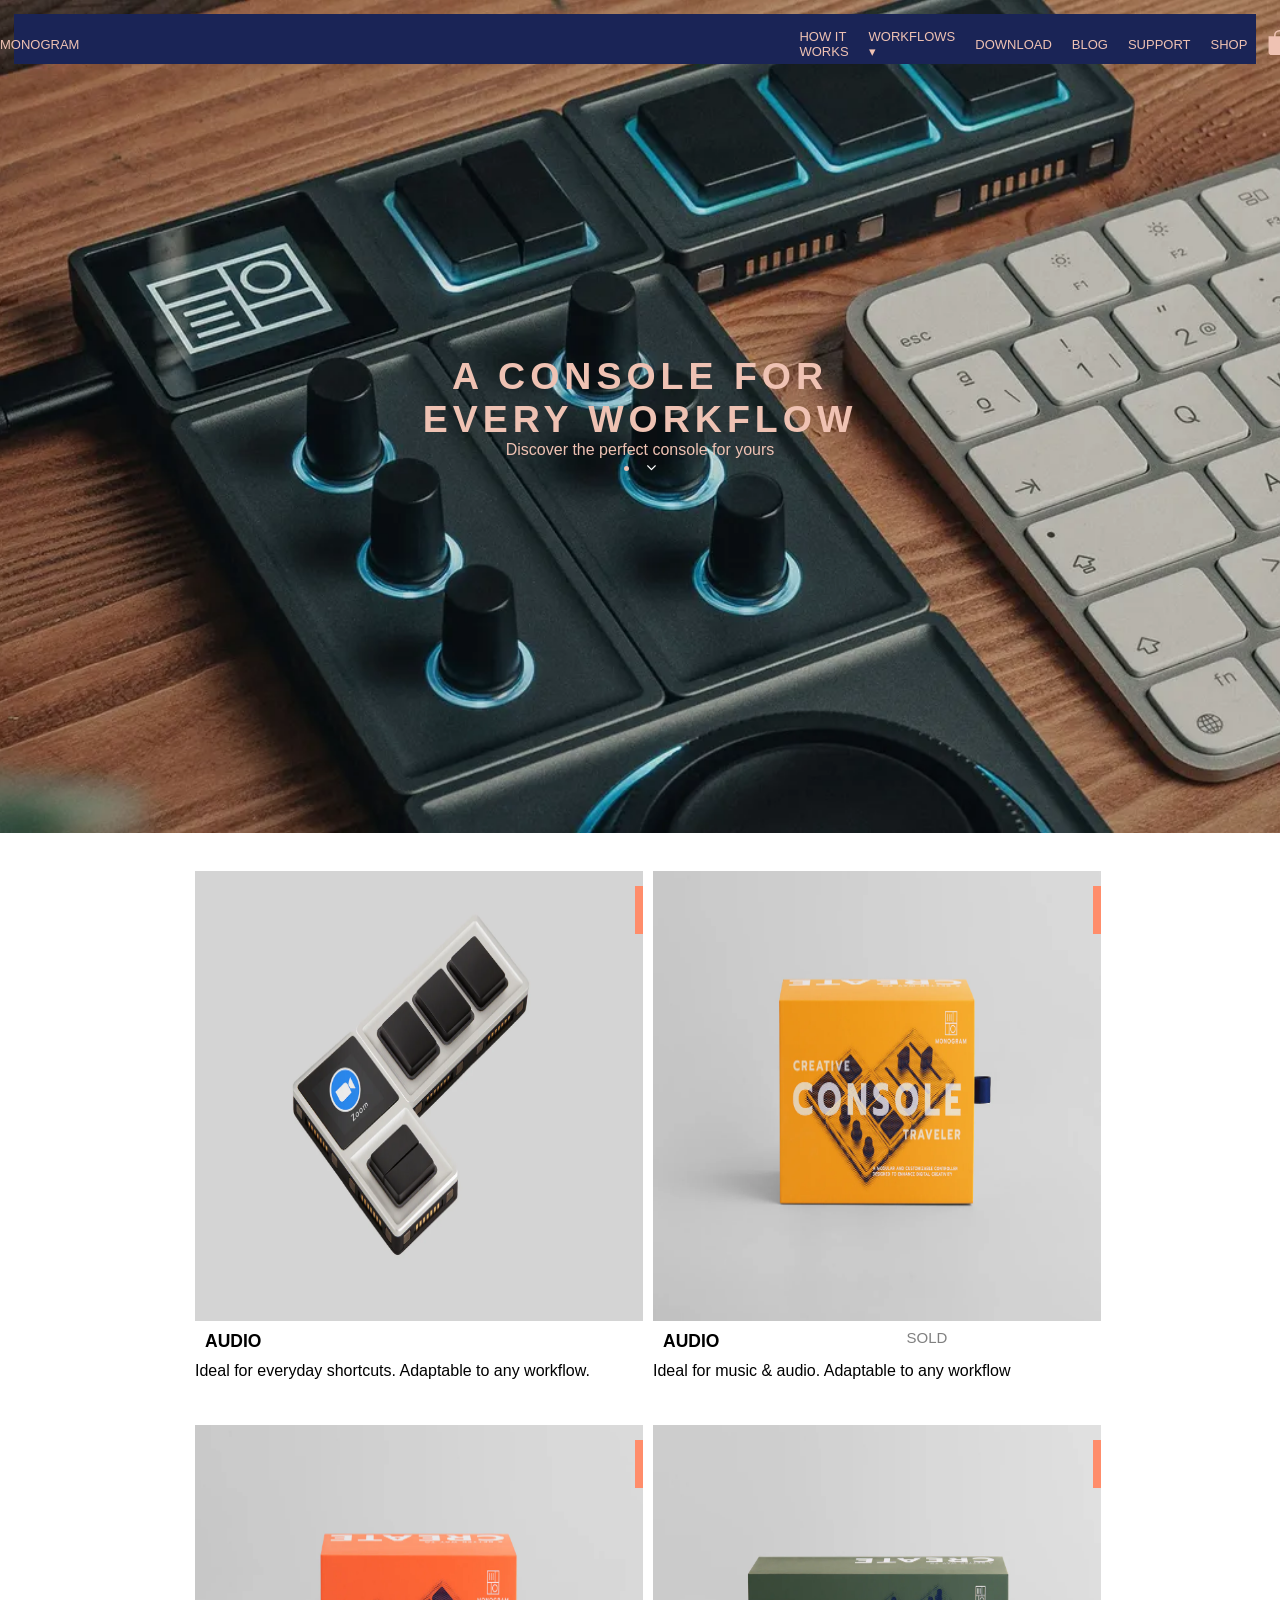
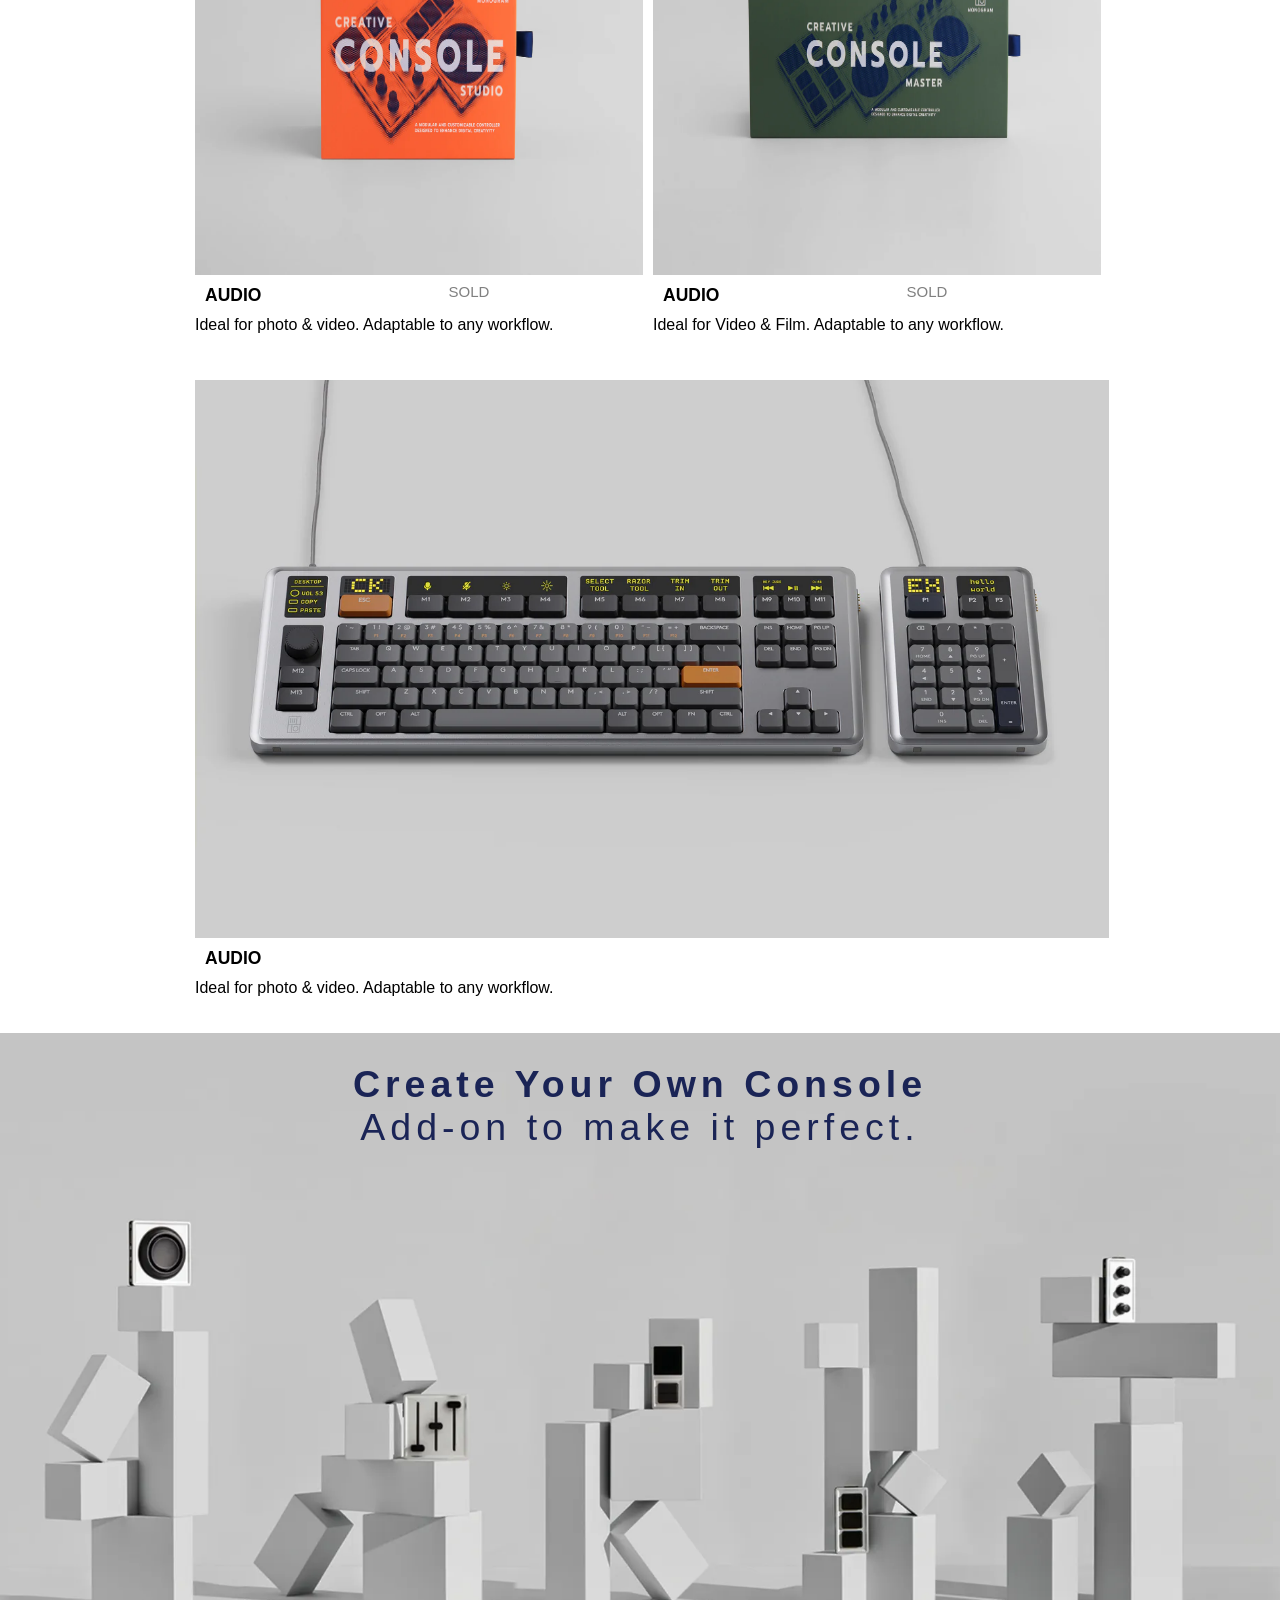
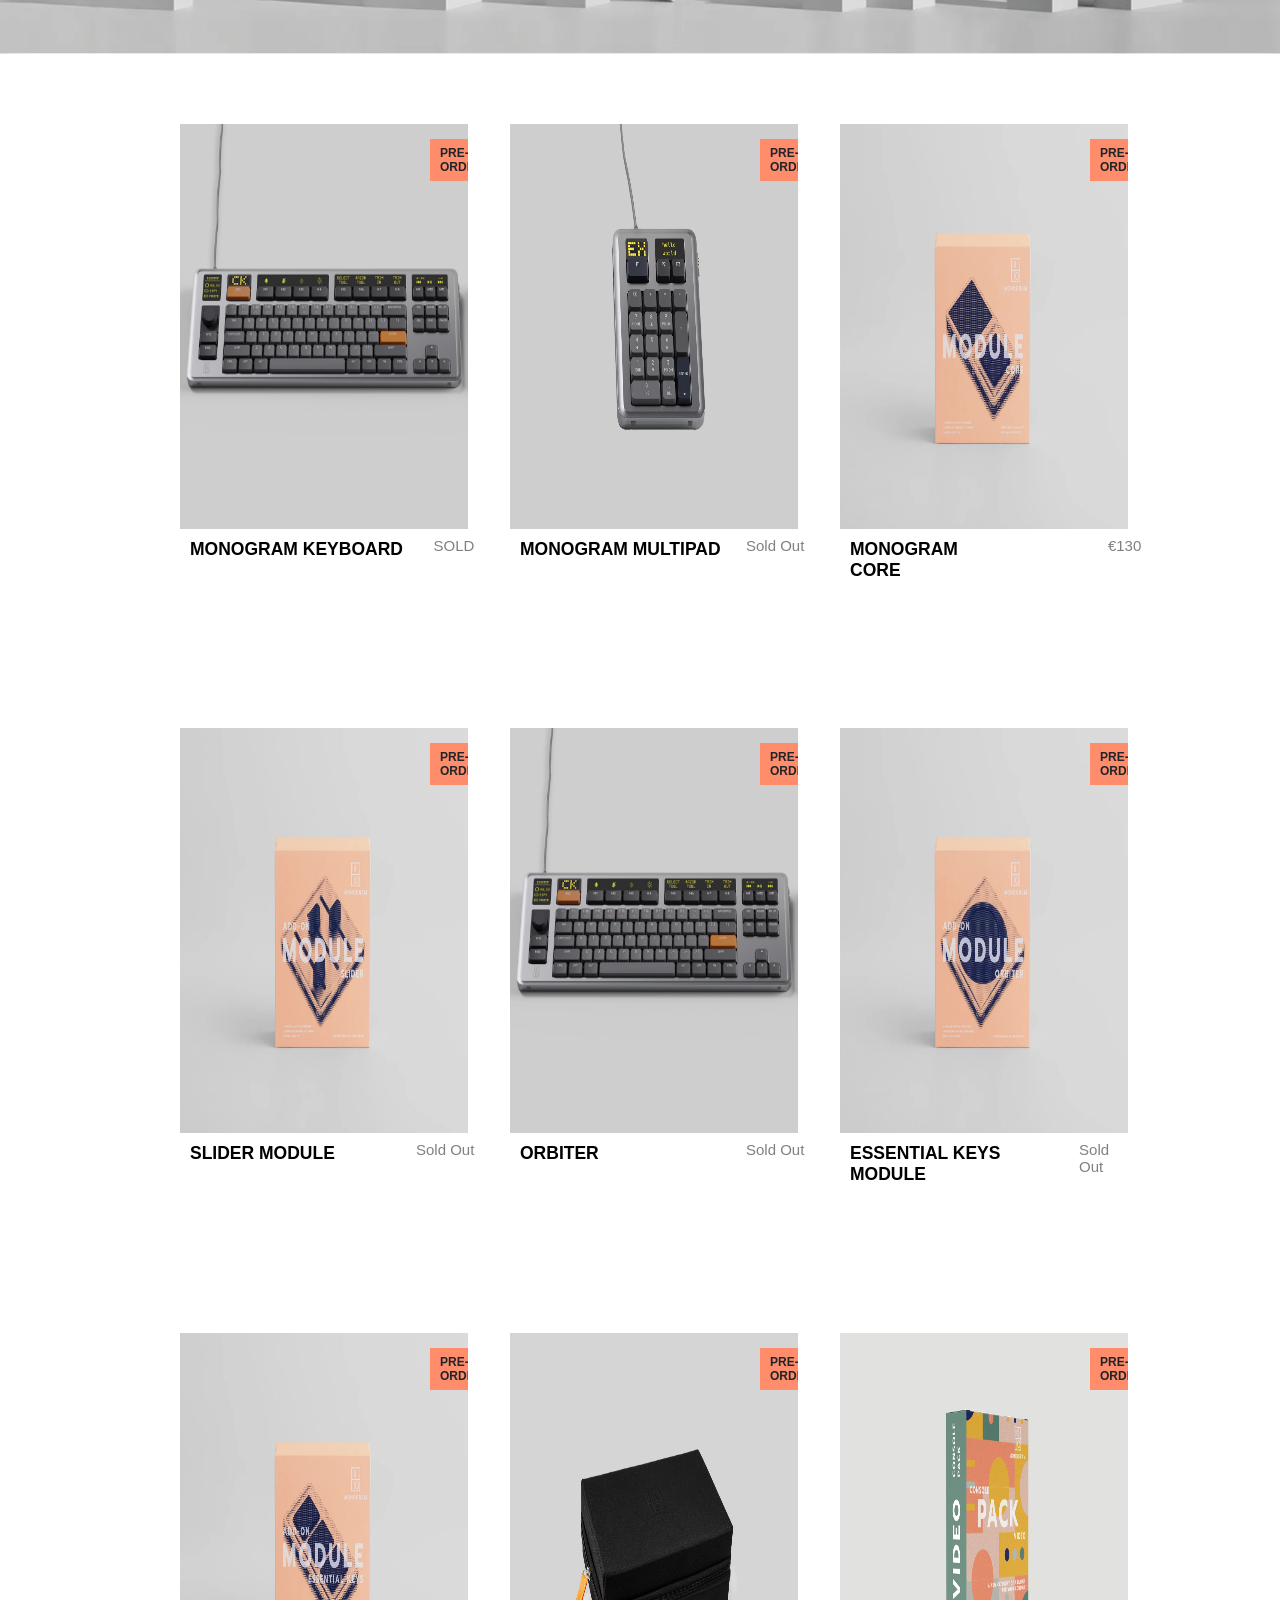
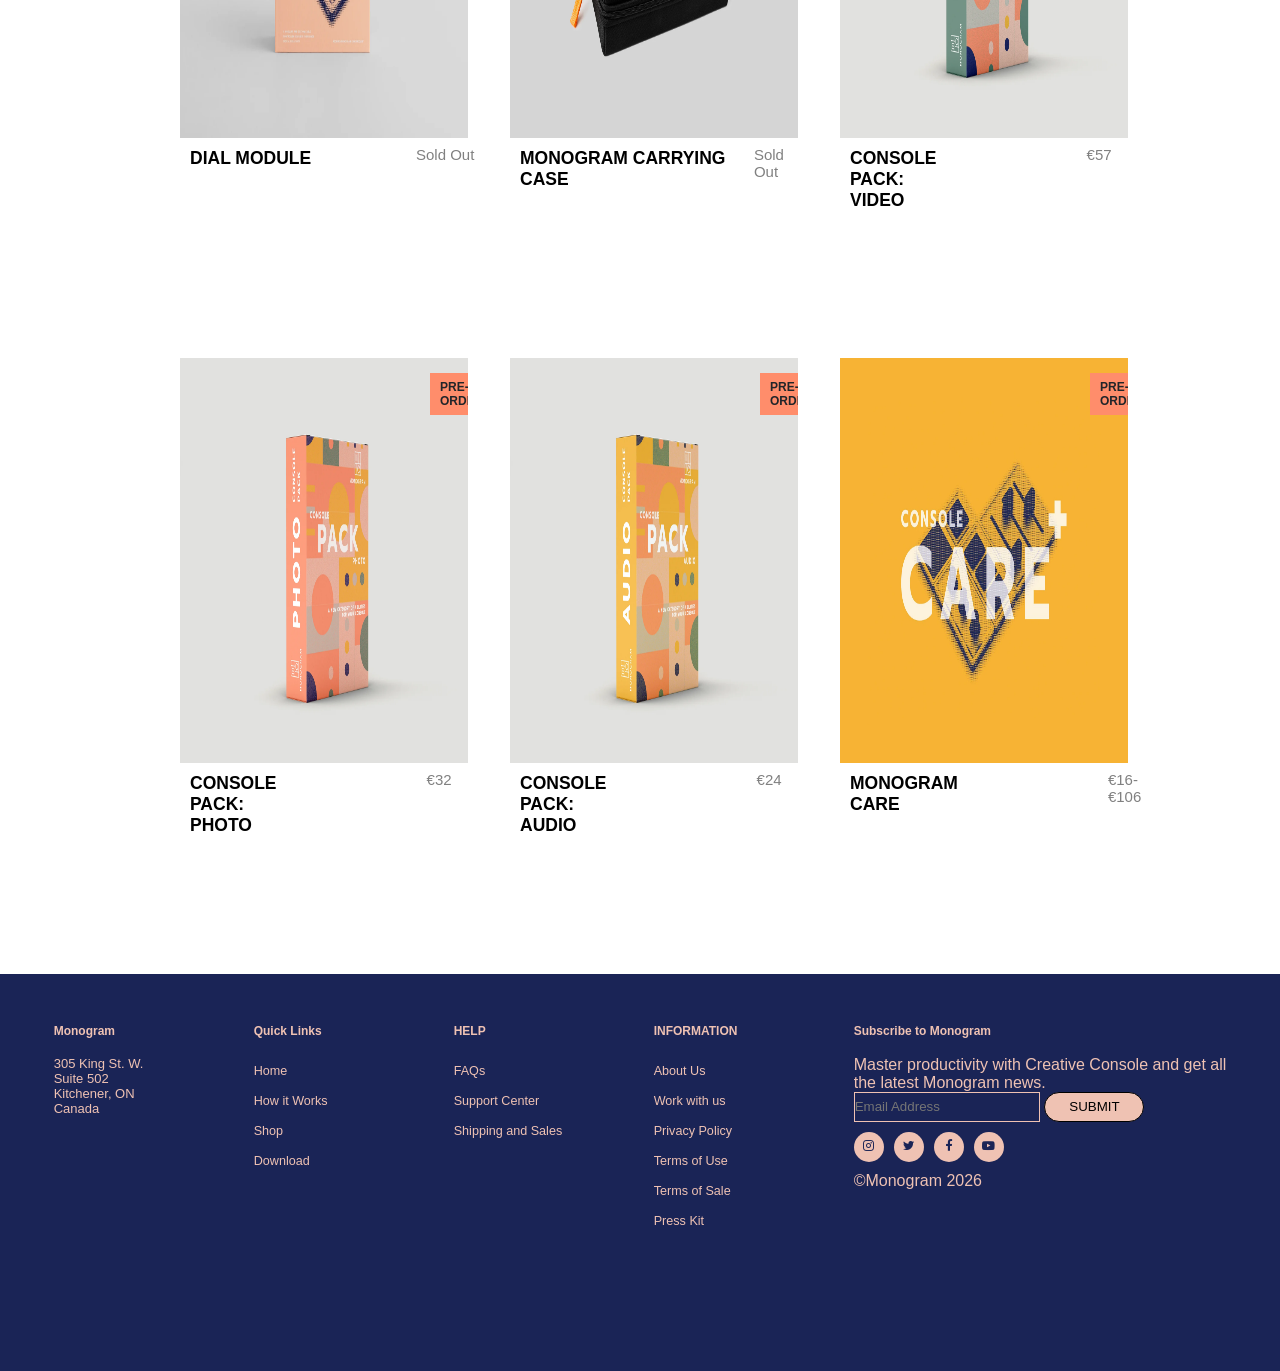
<file: index.html>
<!DOCTYPE html>
<html lang="en">

<head>
  <meta charset="UTF-8">
  <meta name="viewport" content="width=device-width, initial-scale=1.0">
  <title>Shop | Monogram Consoles and Modules | Monogram Creative Console</title>
  <link rel="stylesheet" href="styles.css">
  <link rel="icon" href="images/WhatsApp Image 2026-04-15 at 20.37.01.jpeg">
  <link rel="stylesheet" href="https://cdnjs.cloudflare.com/ajax/libs/font-awesome/4.7.0/css/font-awesome.min.css">
  <link href="https://fonts.googleapis.com/icon?family=Material+Icons" rel="stylesheet">
  <link rel="preconnect" href="https://fonts.googleapis.com">
  <link rel="preconnect" href="https://fonts.gstatic.com" crossorigin>
  <link rel="preconnect" href="https://fonts.googleapis.com">
<link rel="preconnect" href="https://fonts.gstatic.com" crossorigin>
<link href="https://fonts.googleapis.com/css2?family=Inter:ital,opsz,wght@0,14..32,100..900;1,14..32,100..900&family=Italiana&family=Playfair+Display:ital,wght@0,400..900;1,400..900&family=Raleway:ital,wght@0,100..900;1,100..900&family=Roboto:ital,wght@0,100..900;1,100..900&display=swap" rel="stylesheet">
  <link rel="stylesheet" href="https://cdnjs.cloudflare.com/ajax/libs/font-awesome/4.7.0/css/font-awesome.min.css">
</head>

<body>

  <!-- This class is for the banner and header idk how to style the navbar inside the banner -->
  
  <div class="all">

  <header>
<div class="container">
  <img src="images/log.jpeg" alt="MONOGRAM">
</div> 
<div class="mon">MONOGRAM</div>
<div class="nav">
<nav>
  <ul>

    <li><a href="howworkflows">HOW IT WORKS</a></li>

    <!-- WORKFLOWS DROPDOWN -->
    <li class="dropdown">
      <a href="workflows">WORKFLOWS ▾</a>
      <ul class="dropdown-menu">
        <li><a href="#">AUDIO CONSOLE</a></li>
        <li><a href="#">PHOTO CONSOLE</a></li>
        <li><a href="#">VIDEO CONSOLE</a></li>
        <li><a href="#">MINI CONSOLE</a></li>
      </ul>

    <li><a href="download">DOWNLOAD</a></li>
    <li><a href="blog.html">BLOG</a></li>
    <li><a href="support.html">SUPPORT</a></li>
    <li><a href="shop.html">SHOP</a></li>

    <!-- BAG ICON -->
    <li>
      <a href="/cart">
        <svg height="25" width="25" fill="currentColor" viewBox="0 0 16 16">
          <path d="M8 1a2.5 2.5 0 0 1 2.5 2.5V4h-5v-.5A2.5 2.5 0 0 1 8 1zm3.5 3v-.5a3.5 3.5 0 1 0-7 0V4H1v10a2 2 0 0 0 2 2h10a2 2 0 0 0 2-2V4h-3.5z"/>
        </svg>
      </a>
    </li>

    <!-- DROPDOWN Menu-->
    <li class="dropdown">
      <a href="#">GBP ▾</a>
      <ul class="dropdown-menu">
        <li><a href="#">USD</a></li>
        <li><a href="#">CAD</a></li>
        <li><a href="#">EUR</a></li>
        <li><a href="#">AUD</a></li>
        <li><a href="#">KWD</a></li>
        <li><a href="#">JPY</a></li>
        <li><a href="#">GBP</a></li>
      </ul>
      </li> 

  </ul>
</nav>
</div>
</nav>
  </header>
  <banner>
  </div>

    <div class="console1 bg-img">
      <h1>A CONSOLE FOR </h1>
      <h1>EVERY WORKFLOW</h1>
        <p>Discover the perfect console for yours</p>
    <li><a href="#home" ><i class="fa fa-angle-down"></i></a> </li>
    </div>
  </banner>

  </div>


  <!-- This is the main section of the website -->



  <!-- This is for the images, still trying to style it -->
   <sect id="home">

  <div class="images-section1">
    <div class="images">
      <div class="images-and-description">
        <div class="grid">
          <a href="https://monogramcc.com/shop/products/monogram-keyboard/">
            <img src="images/image1.webp" class="main">
            <img src="images/img1hover.webp" class="hovy">
             <span class="pret">PRE-ORDER</span>
          </a>
          
        </div>
        <div class="h3andsold">
          <h3>AUDIO</h3>
         
        </div>
         <p class="para">Ideal for everyday shortcuts. Adaptable to any workflow.</p>
      </div>
      <div class="images-and-description">
        <div class="grid">
          <a href="https://monogramcc.com/shop/products/monogram-keyboard/">
            <img src="images/img2.webp" class="main">
            <img src="images/img2hover.webp" class="hovy">
            <span class="pret">PRE-ORDER</span>
          </a>
          
            
        </div>
        <div class="h3andsold">
          <h3>AUDIO</h3>
          <span class="price">SOLD</span>
        </div>
       <p class="para"> Ideal for music & audio. Adaptable to any workflow</p>
      </div>
      
      <div class="images-and-description">
        <div class="grid">
          <a href="https://monogramcc.com/shop/products/monogram-keyboard/">
            <img src="images/img3.webp" class="main">
            <img src="images/img3hover.webp" class="hovy">
            <span class="pret">PRE-ORDER</span>
          </a>
          
             
        </div>
        <div class="h3andsold">
          <h3>AUDIO</h3>
          <span class="price">SOLD</span>
        </div>
        Ideal for photo & video. Adaptable to any workflow.
      </div>
      <div class="images-and-description">
        <div class="grid">
          <a href="https://monogramcc.com/shop/products/monogram-keyboard/">
            <img src="images/img4.webp" class="main">
            <img src="images/img4hover.webp" class="hovy">
          </a>
          <span class="pret">PRE-ORDER</span>
        </div>
        <div class="h3andsold">
          <h3>AUDIO</h3>
          <span class="price">SOLD</span>
        </div>
       Ideal for Video & Film. Adaptable to any workflow.
      </div>
      <div class="images-and-description">
        <div class="gr">
          <a href="https://monogramcc.com/shop/products/monogram-keyboard/">
            <img src="images/img5.webp" class="main">
            <img src="images/img5hover.webp" class="hovy">
          </a>
        </div>
        <div class="h3andsold">
          <h3>AUDIO</h3>
          <span class="pret">PRE-ORDER</span>
        </div>
        Ideal for photo & video. Adaptable to any workflow.
      </div>
    </div>
    <div>
    </sect>




      <div class="console2">

        <h1>Create Your Own Console</h1>
        <p>Add-on to make it perfect.</p>

      </div>
    </div>

    <div class="images-section2">
      <div class="image">
        <div class="images-and-description">
          <div class="gri">
            <a href="https://monogramcc.com/shop/products/monogram-keyboard/">
              <img src="images/sec2img.webp" class="main">
              <img src="images/se.webp" class="hovy">
            </a>
            <span class="pre">PRE-ORDER</span>
          </div>
          <div class="h3andsold">
            <h3>MONOGRAM KEYBOARD</h3>
            <span class="price">SOLD</span>
          </div>

        </div>
        <div class="images-and-description">
          <div class="gri">
            <a href="https://monogramcc.com/shop/products/monogram-keyboard/">
              <img src="images/sec2img1.webp" class="main">
              <img src="images/sec2img1hover.webp" class="hovy">

            </a>
            <span class="pre">PRE-ORDER</span>
          </div>

          <div class="h3andsold">
            <h3>MONOGRAM MULTIPAD</h3>
            <p class="price">
              Sold Out</p>
           
          </div>
        </div>
        <div class="images-and-description">
          <div class="gri">
            <a href="https://monogramcc.com/shop/products/monogram-keyboard/">
              <img src="images/sect2img3.webp" class="main">
              <img src="images/sect2img3hove.webp" class="hovy">
            </a>
            <span class="pre">PRE-ORDER</span>
          </div>

          <div class="h3andsold">
            <h3>MONOGRAM CORE</h3>
            <div class="pr">
            <p class="money">
              &euro;130</p>
              <p><button class="buttonhov">SHOP NOW</button></p>
            </div>
            
          </div>
        </div>
        <div class="images-and-description">
          <div class="gri">
            <a href="https://monogramcc.com/shop/products/monogram-keyboard/">
              <img src="images/sect2img4.webp" class="main">
              <img src="images/sect2img4hov.webp" class="hovy">
            </a>
            <span class="pre">PRE-ORDER</span>
          </div>

          <div class="h3andsold">
            <h3>SLIDER MODULE</h3>
            <p class="price">Sold Out</p>
            
          </div>
        </div>
        <div class="images-and-description">
          <div class="gri">
            <a href="https://monogramcc.com/shop/products/monogram-keyboard/">
              <img src="images/sec2img.webp" class="main">
              <img src="images/se.webp" class="hovy">
            </a>
            <span class="pre">PRE-ORDER</span>
          </div>

          <div class="h3andsold">
            <h3>ORBITER</h3>
            <p class="price">Sold Out</p>
           
          </div>
        </div>
        <div class="images-and-description">
          <div class="gri">
            <a href="https://monogramcc.com/shop/products/monogram-keyboard/">
              <img src="images/f1.webp" class="main">
              <img src="images/f1ho.webp" class="hovy">
            </a>
            <span class="pre">PRE-ORDER</span>
          </div>

          <div class="h3andsold">
          <h3>ESSENTIAL KEYS MODULE</h3>
          <p class="price">Sold Out</p>
          
        </div>
        </div>

        <div class="images-and-description">
          <div class="gri">
            <a href="https://monogramcc.com/shop/products/monogram-keyboard/">
              <img src="images/f2.webp" class="main">
              <img src="images/f2h.webp" class="hovy">
            </a>
            <span class="pre">PRE-ORDER</span>
          </div>
           <div class="h3andsold">
          <h3>DIAL MODULE</h3>
          <p class="price">Sold Out</p>
         
        </div>
        </div>
        <div class="images-and-description">
          <div class="gri">
            <a href="https://monogramcc.com/shop/products/monogram-keyboard/">
              <img src="images/f4.webp" class="main">
              <img src="images/se.webp" class="hovy">
            </a>
            <span class="pre">PRE-ORDER</span>
          </div>
           <div class="h3andsold">
          <h3>MONOGRAM CARRYING CASE</h3>
          <p class="price">Sold Out</p>
         
        </div>
        </div>
        <div class="images-and-description">
          <div class="gri">
            <a href="https://monogramcc.com/shop/products/monogram-keyboard/">
              <img src="images/f5.webp">

            </a>

            <span class="pre">PRE-ORDER</span>
          </div>
          <div class="h3andsold">
          <h3>CONSOLE PACK: VIDEO</h3>
          <div class="pr">
            <p class="money">
              &euro;57</p>
              <p><button class="buttonhov">SHOP NOW</button></p>
            </div>
        </div></div>
        <div class="images-and-description">
          <div class="gri">
            <a href="https://monogramcc.com/shop/products/monogram-keyboard/">
              <img src="images/f6.webp">

            </a>
            <span class="pre">PRE-ORDER</span>

          </div>
          <div class="h3andsold">
            <h3>CONSOLE PACK: PHOTO</h3>
           <div class="pr">
            <p class="money">
              &euro;32</p>
              <p><button class="buttonhov">SHOP NOW</button></p>
            </div>
          </div>
        </div>
        <div class="images-and-description">
          <div class="gri">
            <a href="https://monogramcc.com/shop/products/monogram-keyboard/">
              <img src="images/f7.webp">
            </a>
            <span class="pre">PRE-ORDER</span>

          </div>
          <div class="h3andsold">
            <h3>CONSOLE PACK: AUDIO</h3>
            <div class="pr">
            <p class="money">
              &euro;24</p>
              <p><button class="buttonhov">SHOP NOW</button></p>
            </div>
          </div>
        </div>
        <div class="images-and-description">
          <div class="gri">
            <a href="https://monogramcc.com/shop/products/monogram-keyboard/">
              <img src="images/f8.webp" class="main">
              <img src="images/f8h.webp" class="hovy">
            </a>
            <span class="pre">PRE-ORDER</span>
          </div>
          <div class="h3andsold">
            <h3>MONOGRAM CARE</h3>
           <div class="pr">
            <p class="money">
              &euro;16- &euro;106</p>
              <p><button class="buttonhov">SHOP NOW</button></p>
            </div>
          </div>
        </div>


      </div>





      <!-- This is the footer section -->
      <footer class="foot">

        <div class="mono">

          <p class="titles">Monogram</p><br>
          <pre class="prey">305 King St. W.
Suite 502
Kitchener, ON
Canada</pre>
        </div>
        <div class="quicklinks">
          <p class="titles">Quick Links</p><br>
          <ul>
            <li><a href="Home">Home</a></li>
            <li><a href="How it Works">How it Works</a></li>
            <li><a href="Shop">Shop</a></li>
            <li><a href="Download">Download</a></li>
          </ul>
        </div>
        <div class="help">
          <p class="titles">HELP</p><br>
          <li><a href="FAQs">FAQs</a></li>
          <li><a href="Support Center">Support Center</a></li>
          <li><a href="Shipping and Sales">Shipping and Sales</a></li>
        </div>
        <div class="info">
          <p class="titles">INFORMATION</p>
          <br>
          <li><a href="About Us">About Us</a></li>
          <li><a href="Work with us">Work with us</a></li>
          <li><a href="Privacy Policy">Privacy Policy</a></li>
          <li><a href="Terms of Use">Terms of Use</a></li>
          <li><a href="Terms of Sale">Terms of Sale</a></li>
          <li><a href="Press Kit">Press Kit</a></li>
        </div>


        <div class="contact">
          <p class="titles">Subscribe to Monogram</p><br>
          <p>Master productivity with Creative Console and get all <br>
            the latest Monogram news.</p>
          <form>
            <input type="text" placeholder="Email Address">
            <button class="submit">SUBMIT</button>
          </form>
          <div class="icon-space">
            <li class="icon"><a href="#" class="fa fa-instagram"></a></li>
            <li class="icon"><a href="#" class="fa fa-twitter"></a></li>
            <li class="icon"><a href="#" class="fa fa-facebook"></a></li>
            <li class="icon"><a href="#" class="fa fa-youtube-play"></a></li>

    
           </div>

          <p>&copy;Monogram 2026</p>
        </div>
      </footer>
</body>

</html>
</file>
<file: styles.css>
*{
  margin: 0;
  padding:0;
  box-sizing: border-box;
  font-family: prompt, sans-serif;
}
 
.container img{
  height: 39px;
  width:50px;

}
.container img{
  height: 39px; 
  width: 50px;
  

}

.mon{
  padding-right: 700px;
}
/* Navbar layout */
nav ul {
  display: flex;
  list-style: none;
  gap: 20px;
  align-items: center;
  
}

/* Dropdown container */
.dropdown {
  position: relative;
}

/* Hidden menu */
.dropdown-menu {
  display: none;
  position: absolute;
  top: 100%;
  left: 0;
  background: white;
  border: 1px solid #ccc;
  min-width: 160px;
}

/* Dropdown links */
.dropdown-menu li {
  display: block;
}

.dropdown-menu a {
  display: block;
  padding: 10px;
  color: black;
  text-decoration: none;
}

/* Show on hover */
.dropdown:hover .dropdown-menu {
  display: block;
}
nav{
  display: flex;
  gap: 20px;
}
nav a{
  color: #EFC2B3;
  text-decoration: none;
}

/* Still trying to style the nav and banner */
header{
    margin:14px ;
    height: 50px; 
    background-color: #1a2456;
    display: flex;
    justify-content: center;
    align-items:center;
    gap:20px;
    position: fixed;
    width: 97vw;
    z-index: 1000;
    padding-top: 20px;
    padding-bottom: 10px;
    

}
.all {
 /* height: 92.5vh; */
  /* background-image: url(images/shop_cta_xl_896f6b8270\ \(3\).webp); */
  background-position: center;
  background-repeat: no-repeat;
  background-size: cover;
  font-size:small;
   list-style: none;
   color: #EFC2B3;

}

.mon{
  padding-right:700px;
}
.bg-img {
  background-image: url("images/shop_cta_xl_896f6b8270\ \(3\).webp");
  background-position: center;
  background-repeat: no-repeat;
  background-size: cover;
}

.console1{
   height: 92.5vh;
    color:#efc2b3;
    display:flex;
    justify-content: center;
    align-items: center;
    flex-direction: column;
    
  
}



.console1 a{
  color: white;
  
}



.images{
    display: grid;
   grid-template-columns: 35vw 35vw;
    gap:10px;
    padding-left: 195px;
    padding-top: 38px;
    object-fit: cover;
    height: 200vh;
    /* overflow: hidden; */
    
}


.grid{
  width: 100%;
  height: 50vh;

}

/* .grid img{
  width: 100%;
  height: 50vh;
} */
.grid {
  position: relative;
  overflow: hidden;
}

.grid img {
  width: 100%;
  height: 50vh;
  position: absolute;
  top: 0;
  left: 0;
  transition: opacity 0.3s ease;
}

.grid .main {
  opacity: 1;
}

.grid .hovy {
  opacity: 0;
}

.grid:hover .main {
  opacity: 0;
}

.grid:hover .hovy {
  opacity: 1;
}

.gr{
  width: 204%;
  height: 62vh;
 
}

.gr img{
  width: 100%;
  height: 62vh;
  object-fit: cover;
}

.gr {
  position: relative;
  overflow: hidden;
}

.gr img {
  width: 100%;
  height: 62vh;
  position: absolute;
  top: 0;
  left: 0;
  transition: opacity 0.3s ease;
}

.gr .main {
  opacity: 1;
}

.gr .hovy {
  opacity: 0;
}

.gr:hover .main {
  opacity: 0;
}

.gr:hover .hovy {
  opacity: 1;
}





.console2{
  height: 69vh;
  display: flex;
  justify-content: start;
  align-items: center;
  flex-direction: column;
  background-image: url(images/shop-banner-module.webp);
  background-position:center;
  background-repeat: no-repeat;
  background-size: cover;
  object-fit: cover;
  color:#1a2456;
  padding-top: 30px;
 
}



.console2, h1{
  font-size: 37.5px;
  letter-spacing: 5px;
}

.image{
  /* border: 9px solid orange; */
  height:280vh;
  display: grid;
  gap:10px;
  grid-template-columns: 25vw 25vw 25vw;
  padding-left: 180px;
  padding-right: 200px;
  padding-top: 70px;
  object-fit: cover;
  overflow: hidden;
}


.gri{
  width: 90%;
  height: 45vh;
  position: relative;  
  overflow: hidden;    
}


.gri img{
  width: 100%;
  height: 45vh;
  position: absolute;
  top: 0;
  left: 0;
  transition: opacity 0.3s ease;
}


.main{
  opacity: 1;
}


.hovy{
  opacity: 0;
}


.gri:hover .main{
  opacity: 0;
}

.gri:hover .hovy{
  opacity: 1;
 
  transform: 0.3s ease;

}

h3{
  font-size: 17.5px;
  padding: 10px;
}

.price{
  font-size: 15px;
  color: gray;
  padding-top: 8px;

}

  .pre{

  }


.money{
  font-size: 15px;
  color: gray;
  padding-top: 8px;
   position: relative;  
  overflow: hidden;    
}
.money{
  padding-left: 90px;
}
.pr img{
  width: 100%;
  height: 45vh;
  position: absolute;
  top: 0;
  left: 0;
  transition: opacity 0.3s ease;
}

.money {
  opacity: 1;
  transition: 0.3s;
}

.buttonhov {
  opacity: 0;
  transition: 0.3s;
}


.pr:hover .money {
  opacity: 0;
}

.pr:hover .buttonhov {
  opacity: 1;

}

.pr, .buttonhov{
  margin-left:50px;
  margin-bottom: -100px;
}
.buttonhov{
  background-color: #1a2456;
  width: 100px;
  height: 30px;
  border-radius: 20px;
  color:white;
  font-weight: bold;
  
  
}




/* .banner{
    border: 2px solid red;
    height: 82.5vh;
    width:100vw;
    
} */

.h3andsold{
  width: 23vw;
  display: flex;
  flex-direction: row;
  justify-content: space-between;
}

/* This is the footer section */


footer {
  height: 44.2vh;
  background-color: #1a2456;
  display: flex;
    flex-wrap: wrap;
    justify-content: center;
color: #EFC2B3;
  padding: 50px;
}

.card {
  position: relative;
}

.card img {
  width: 100%;
  display: block;
}

.pre {
  position: absolute;
  top: 15px;
  left: 250px;
  background: #ff8d6b;
  color: white;
  padding: 7px 10px;
  color: #212529;
  font-size: 12px;
  font-weight: bold;
  
}


.pret {
  position: absolute;
  top: 15px;
  left: 250px;
  background: #ff8d6b;
  color: white;
  padding: 10px 10px;
  color: #212529;
  font-size: 12px;
  font-weight: bold;
  
}

.pret{
  margin-left: 190px;
}
/* .prey{
line-height: 20px;
color:#EFC2B3;
} */



.mono, .quicklinks, .help, .info, .contact {
  gap: 10px;
  min-width: 200px;
 
}

.titles {
  color: #efc2b3;
  font-size: 12px;
  font-weight: bold;
 
}

pre{
  font-size: small;
  padding: right;
}



footer li {
  list-style: none;
  font-size: 12.6px;
  line-height: 30px;
  
}

footer a {
  text-decoration: none;
  color: #efc2b3;

}

.icon-space {
  display: flex;
  gap: 10px;
  padding: 10px 0;
}

.icon {
  background-color: #efc2b3;
  width: 30px;
  height: 30px;
  border-radius: 50%;
  display: flex;
  align-items: center;
  justify-content: center;
}

.icon a {
  color: #1a2456;
}

.submit {
  border-radius: 15px;
  width: 100px;
  height: 30px;
  border: 1px solid black;
  background-color: #efc2b3;
}

input{
  background-color: transparent;
  border: 1px solid #efc2b3;
  height: 30px;
  width:50%;
}

@media(max-width:1200px){
.images{
  height: 400%;
    display: grid;
   grid-template-columns: 80vw;
     gap:30px;
  padding-left: 100px;
  padding-right: 200px;
  padding-bottom: 20px;
}

.grid{
  
  width: 90%;
  height: 45vh;
}

.gr{
   width: 90%;
  height: 45vh;
  
}

.gr img{
  width: 100%;
  height: 50vh;
  object-fit: cover;
}

 .image{
  grid-template-columns: 80vw ;
  height: 550%;
  gap:30px;
  padding-left: 100px;
  padding-right: 200px;
  padding-bottom: 20px;
  
}

.gri{
  
  width: 90%;
  height: 45vh;
}


.pre {
  position: absolute;
  top: 7px;
  left: 450px;
  background: #ff8d6b;
  color: white;
  padding: 7px 10px;
  color: #212529;
  font-size: 12px;
  font-weight: bold;
}
footer{
  height: 60vh;
  
}
.h3andsold{
  width: 23vw;
  display: flex;
  flex-direction: row;
  justify-content: space-between;
}

.mon{
  padding-right: 700px;
}
/* Navbar layout */
nav  {
  display: flex;
  list-style: none;
  gap: 20px;
  align-items: center;
  font-size:12px;
  
}

/* Dropdown container */
.dropdown {
  position: relative;
}

/* Hidden menu */
.dropdown-menu {
  display: none;
  position: absolute;
  top: 100%;
  left: 0;
  background: white;
  border: 1px solid #ccc;
  min-width: 160px;
}

/* Dropdown links */
.dropdown-menu li {
  display: block;
}

.dropdown-menu a {
  display: block;
  padding: 10px;
  color: black;
  text-decoration: none;
}

/* Show on hover */
.dropdown:hover .dropdown-menu {
  display: block;
}
nav{
  display: flex;
  gap: 20px;
  padding-right: 700px;
}
nav a{
  color: #EFC2B3;
  text-decoration: none;
  
}

/* Still trying to style the nav and banner */
header{
    margin:14px ;
    height: 50px; 
    background-color: #1a2456;
    display: flex;
    justify-content: center;
    align-items:center;
    gap:20px;
    position: fixed;
    width: 95vw;
    z-index: 1000;
    padding-top: 20px;
    padding-bottom: 10px;
    

}
.all {
 /* height: 92.5vh; */
  /* background-image: url(images/shop_cta_xl_896f6b8270\ \(3\).webp); */
  background-position: center;
  background-repeat: no-repeat;
  background-size: cover;
  font-size:small;
   list-style: none;
   color: #EFC2B3;

}

}

@media(max-width:520px){
  .all{
    width:180%;
  }
.images{
  height: 400%;
    display: grid;
   grid-template-columns: 80vw;
     gap:30px;
  padding-left: 100px;
  padding-right: 200px;
  padding-bottom: 20px;
}

.grid{
  
  width: 90%;
  height: 45vh;
}

.gr{
   width: 90%;
  height: 45vh;
  
}

.gr img{
  width: 100%;
  height: 50vh;
  object-fit: cover;
}

 .image{
  grid-template-columns: 80vw ;
  height: 550%;
  gap:30px;
  padding-left: 100px;
  padding-right: 200px;
  padding-bottom: 20px;
  
}

.gri{
  
  width: 90%;
  height: 45vh;
}


.pre {
  position: absolute;
  top: 7px;
  left: 450px;
  background: #ff8d6b;
  color: white;
  padding: 7px 10px;
  color: #212529;
  font-size: 12px;
  font-weight: bold;
}
footer{
  height: 100vh;
  width: 120%;
  
}
.h3andsold{
  width: 23vw;
  display: flex;
  flex-direction: row;
  justify-content: space-between;
}


.mon{
  padding-right: 700px;
}
/* Navbar layout */
nav  {
  display: flex;
  list-style: none;
  gap: 20px;
  align-items: center;
  font-size:10px;
  
}

/* Dropdown container */
.dropdown {
  position: relative;
}

/* Hidden menu */
.dropdown-menu {
  display: none;
  position: absolute;
  top: 100%;
  left: 0;
  background: white;
  border: 1px solid #ccc;
  min-width: 160px;
}

/* Dropdown links */
.dropdown-menu li {
  display: block;
}

.dropdown-menu a {
  display: block;
  padding: 10px;
  color: black;
  text-decoration: none;
}

/* Show on hover */
.dropdown:hover .dropdown-menu {
  display: block;
}
nav{
  display: flex;
  gap: 20px;
  padding-right: 700px;
}
nav a{
  color: #EFC2B3;
  text-decoration: none;
  
}

/* Still trying to style the nav and banner */
header{
    margin:14px ;
    height: 50px; 
    background-color: #1a2456;
    display: flex;
    justify-content: center;
    align-items:center;
    gap:20px;
    position: fixed;
    width: 95%;
    z-index: 1000;
    padding-top: 20px;
    padding-bottom: 10px;
    

}
.all {
 /* height: 92.5vh; */
  /* background-image: url(images/shop_cta_xl_896f6b8270\ \(3\).webp); */
  background-position: center;
  background-repeat: no-repeat;
  background-size: cover;
  font-size:small;
   list-style: none;
   color: #EFC2B3;

}

.console2{
  width: 120%;
}

.console1{
  width: 120%;
}

}
</file>
